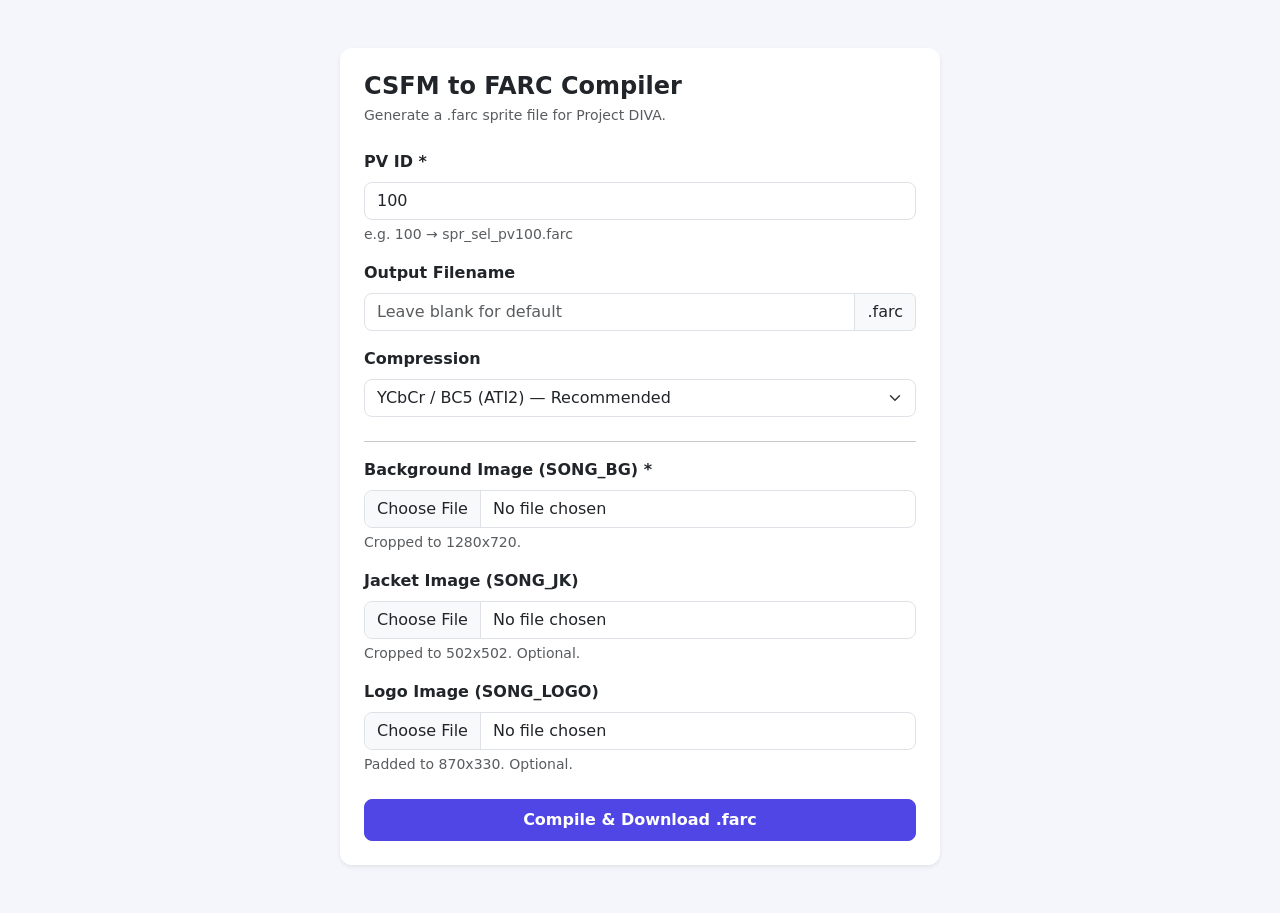
<file: templates/index.html>
<!DOCTYPE html>
<html lang="en">
<head>
  <meta charset="UTF-8" />
  <meta name="viewport" content="width=device-width, initial-scale=1.0"/>
  <title>CSFM to FARC Tool</title>
  <link href="https://cdn.jsdelivr.net/npm/bootstrap@5.3.3/dist/css/bootstrap.min.css" rel="stylesheet"/>
  <link rel="stylesheet" href="/static/style.css"/>
</head>
<body>
  <div class="container py-5">
    <div class="card shadow-sm mx-auto" style="max-width:600px">
      <div class="card-body p-4">
        <h1 class="h4 mb-1 fw-bold">CSFM to FARC Compiler</h1>
        <p class="text-muted small mb-4">Generate a .farc sprite file for Project DIVA.</p>
        <form action="/compile" method="POST" enctype="multipart/form-data">
          <div class="mb-3">
            <label class="form-label fw-semibold">PV ID *</label>
            <input type="number" name="pv_id" class="form-control" value="100" min="0" max="9999" required/>
            <div class="form-text">e.g. 100 → spr_sel_pv100.farc</div>
          </div>
          <div class="mb-3">
            <label class="form-label fw-semibold">Output Filename</label>
            <div class="input-group">
              <input type="text" name="output_name" class="form-control" placeholder="Leave blank for default"/>
              <span class="input-group-text">.farc</span>
            </div>
          </div>
          <div class="mb-4">
            <label class="form-label fw-semibold">Compression</label>
            <select name="compression" class="form-select">
              <option value="ATI2" selected>YCbCr / BC5 (ATI2) — Recommended</option>
              <option value="BC7">BC7</option>
              <option value="DXT5">DXT5 / BC3</option>
              <option value="RGBA">Uncompressed RGBA</option>
            </select>
          </div>
          <hr/>
          <div class="mb-3">
            <label class="form-label fw-semibold">Background Image (SONG_BG) *</label>
            <input type="file" name="bg_path" class="form-control" accept="image/*" required/>
            <div class="form-text">Cropped to 1280x720.</div>
          </div>
          <div class="mb-3">
            <label class="form-label fw-semibold">Jacket Image (SONG_JK)</label>
            <input type="file" name="jk_path" class="form-control" accept="image/*"/>
            <div class="form-text">Cropped to 502x502. Optional.</div>
          </div>
          <div class="mb-4">
            <label class="form-label fw-semibold">Logo Image (SONG_LOGO)</label>
            <input type="file" name="logo_path" class="form-control" accept="image/*"/>
            <div class="form-text">Padded to 870x330. Optional.</div>
          </div>
          <button type="submit" class="btn btn-primary w-100 py-2 fw-semibold">
            Compile &amp; Download .farc
          </button>
        </form>
      </div>
    </div>
  </div>
</body>
</html>
</file>
<file: static/style.css>
body {
  background: #f4f6fb;
  font-family: system-ui, sans-serif;
}
.card {
  border: none;
  border-radius: 12px;
}
.btn-primary {
  background: #4f46e5;
  border-color: #4f46e5;
  border-radius: 8px;
}
.btn-primary:hover {
  background: #4338ca;
  border-color: #4338ca;
}
input.form-control, select.form-select {
  border-radius: 8px;
}
code {
  background: #eef0f8;
  padding: 1px 5px;
  border-radius: 4px;
}
</file>
